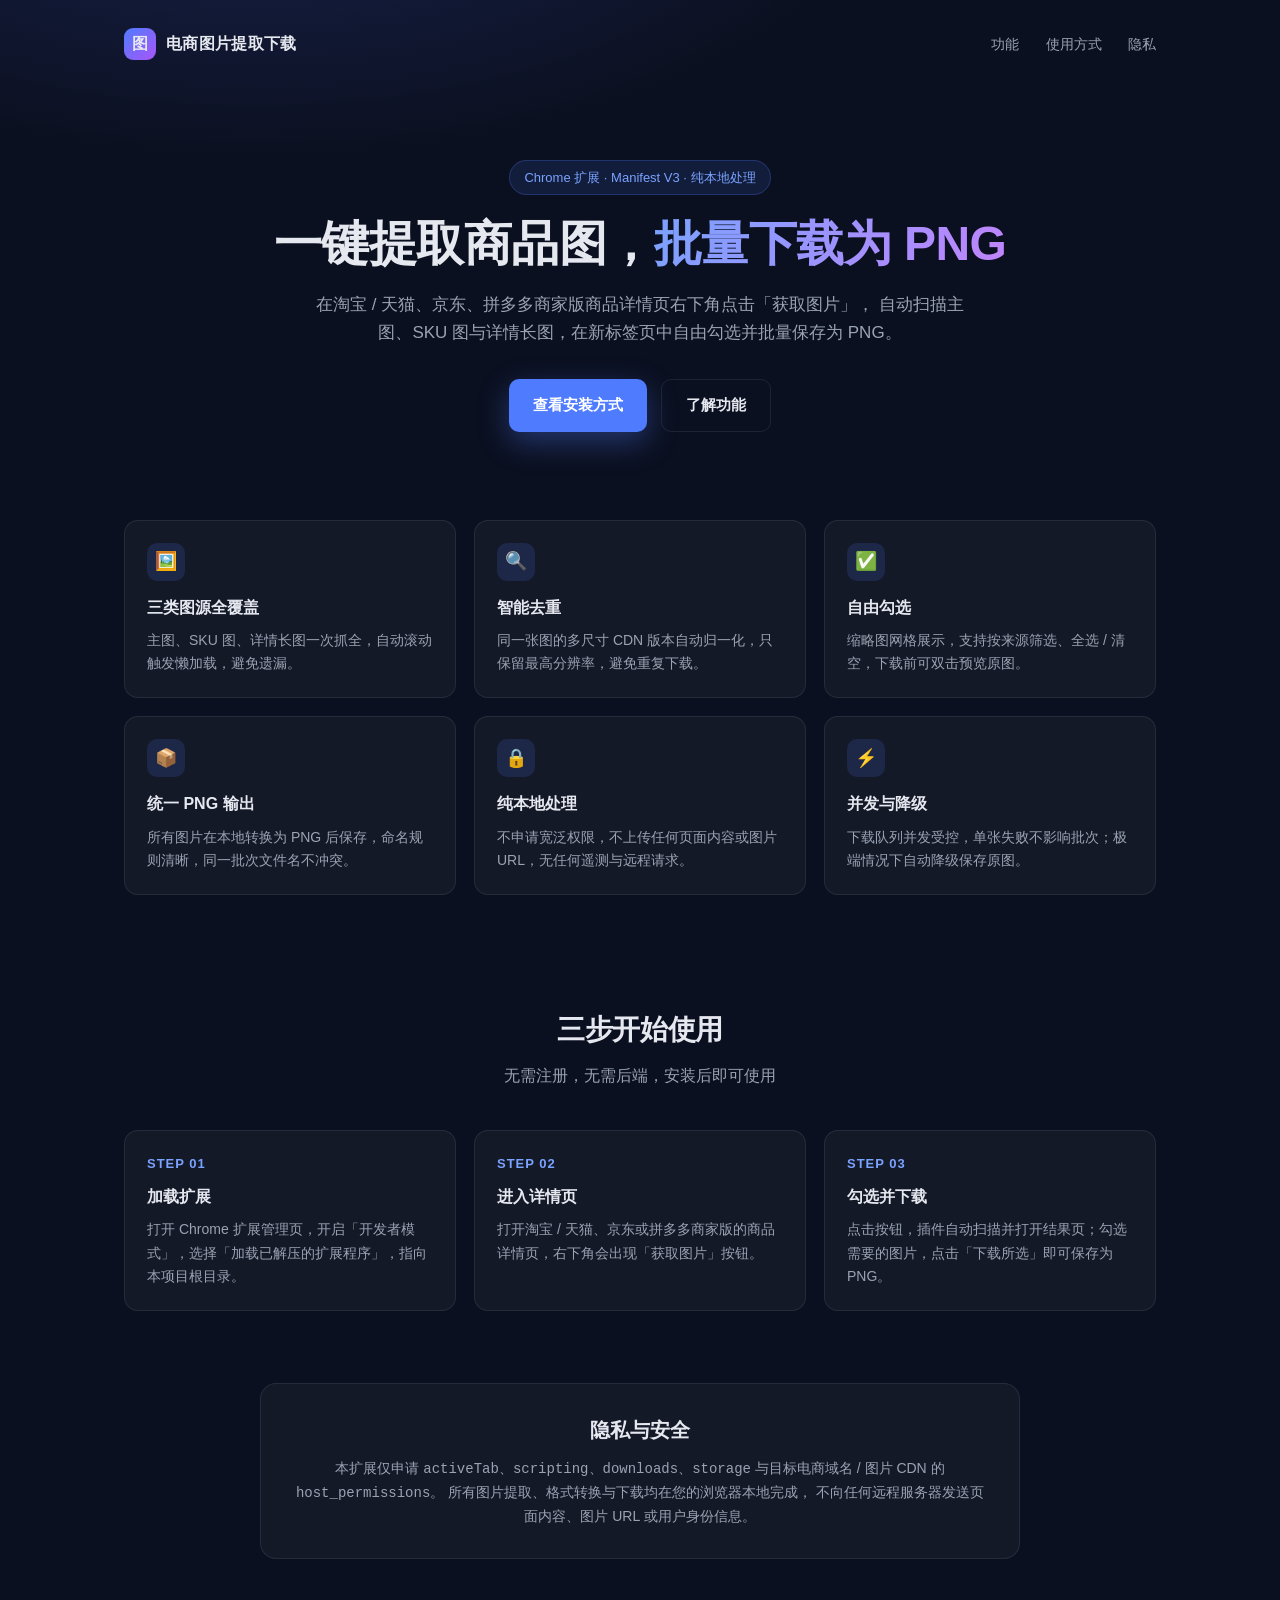
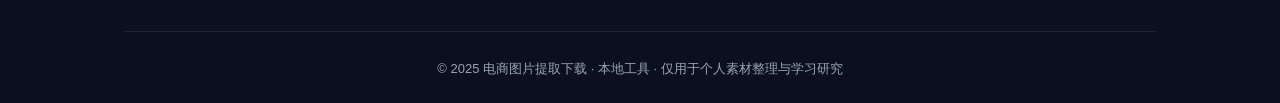
<file: website/index.html>
<!DOCTYPE html>
<html lang="zh-CN">
<head>
  <meta charset="UTF-8" />
  <meta name="viewport" content="width=device-width, initial-scale=1" />
  <title>电商图片提取下载 · 一键抓取淘宝/京东/拼多多商品图</title>
  <style>
    * { box-sizing: border-box; margin: 0; padding: 0; }
    :root {
      --bg: #0b1020;
      --fg: #e6e8f0;
      --muted: #9aa3b2;
      --card: rgba(255, 255, 255, 0.04);
      --border: rgba(255, 255, 255, 0.08);
      --primary: #4f7cff;
      --primary-2: #7aa2ff;
    }
    body {
      font-family: -apple-system, BlinkMacSystemFont, "PingFang SC", "Microsoft YaHei", "Segoe UI", sans-serif;
      background: radial-gradient(1200px 600px at 20% -10%, #1b2450 0%, var(--bg) 55%) no-repeat, var(--bg);
      color: var(--fg);
      line-height: 1.65;
      min-height: 100vh;
    }
    .container { max-width: 1080px; margin: 0 auto; padding: 0 24px; }

    header {
      padding: 28px 0;
      display: flex;
      align-items: center;
      justify-content: space-between;
    }
    .logo {
      display: flex; align-items: center; gap: 10px;
      font-weight: 700; letter-spacing: 0.3px;
    }
    .logo-mark {
      width: 32px; height: 32px; border-radius: 9px;
      background: linear-gradient(135deg, var(--primary), #a855f7);
      display: flex; align-items: center; justify-content: center;
      font-size: 16px; font-weight: 800;
    }
    nav a {
      color: var(--muted); text-decoration: none; margin-left: 22px; font-size: 14px;
      transition: color 0.15s ease;
    }
    nav a:hover { color: var(--fg); }

    .hero { padding: 72px 0 48px; text-align: center; }
    .badge {
      display: inline-block;
      font-size: 13px;
      color: var(--primary-2);
      background: rgba(79, 124, 255, 0.12);
      border: 1px solid rgba(79, 124, 255, 0.25);
      padding: 6px 14px;
      border-radius: 999px;
      margin-bottom: 20px;
    }
    .hero h1 {
      font-size: clamp(30px, 4.4vw, 48px);
      line-height: 1.2;
      letter-spacing: -0.5px;
      margin-bottom: 18px;
    }
    .hero h1 span {
      background: linear-gradient(120deg, var(--primary-2), #c084fc);
      -webkit-background-clip: text;
      background-clip: text;
      color: transparent;
    }
    .hero p {
      color: var(--muted);
      font-size: 17px;
      max-width: 680px;
      margin: 0 auto 32px;
    }
    .actions { display: flex; gap: 14px; justify-content: center; flex-wrap: wrap; }
    .btn {
      display: inline-flex; align-items: center; gap: 8px;
      padding: 13px 24px;
      border-radius: 10px;
      font-size: 15px; font-weight: 600;
      text-decoration: none;
      transition: transform 0.1s ease, background 0.15s ease;
      cursor: pointer;
      border: 0;
    }
    .btn:active { transform: translateY(1px); }
    .btn-primary {
      background: var(--primary); color: #fff;
      box-shadow: 0 10px 30px rgba(79, 124, 255, 0.35);
    }
    .btn-primary:hover { background: #3f6cf0; }
    .btn-ghost {
      background: transparent; color: var(--fg);
      border: 1px solid var(--border);
    }
    .btn-ghost:hover { background: var(--card); }

    .features {
      display: grid;
      grid-template-columns: repeat(auto-fit, minmax(260px, 1fr));
      gap: 18px;
      padding: 40px 0 72px;
    }
    .feature {
      background: var(--card);
      border: 1px solid var(--border);
      border-radius: 14px;
      padding: 22px;
    }
    .feature .icon {
      width: 38px; height: 38px; border-radius: 10px;
      background: rgba(79, 124, 255, 0.15);
      display: flex; align-items: center; justify-content: center;
      font-size: 18px; margin-bottom: 14px;
    }
    .feature h3 { font-size: 16px; margin-bottom: 8px; }
    .feature p { color: var(--muted); font-size: 14px; }

    .steps { padding: 40px 0 72px; }
    .section-title { text-align: center; margin-bottom: 40px; }
    .section-title h2 { font-size: 28px; margin-bottom: 10px; letter-spacing: -0.3px; }
    .section-title p { color: var(--muted); }

    .step-list {
      display: grid;
      grid-template-columns: repeat(auto-fit, minmax(230px, 1fr));
      gap: 18px;
    }
    .step {
      background: var(--card);
      border: 1px solid var(--border);
      border-radius: 14px;
      padding: 22px;
    }
    .step .num {
      font-size: 13px; font-weight: 700; color: var(--primary-2);
      letter-spacing: 1px; margin-bottom: 10px;
    }
    .step h3 { font-size: 16px; margin-bottom: 8px; }
    .step p { color: var(--muted); font-size: 14px; }

    .privacy {
      margin: 0 auto 72px;
      max-width: 760px;
      text-align: center;
      padding: 30px;
      border: 1px solid var(--border);
      border-radius: 16px;
      background: var(--card);
    }
    .privacy h2 { font-size: 20px; margin-bottom: 10px; }
    .privacy p { color: var(--muted); font-size: 14px; }

    footer {
      border-top: 1px solid var(--border);
      padding: 26px 0;
      color: var(--muted);
      font-size: 13px;
      text-align: center;
    }

    @media (max-width: 640px) {
      nav { display: none; }
      .hero { padding-top: 48px; }
    }
  </style>
</head>
<body>
  <div class="container">
    <header>
      <div class="logo">
        <div class="logo-mark">图</div>
        <span>电商图片提取下载</span>
      </div>
      <nav>
        <a href="#features">功能</a>
        <a href="#steps">使用方式</a>
        <a href="#privacy">隐私</a>
      </nav>
    </header>

    <section class="hero">
      <div class="badge">Chrome 扩展 · Manifest V3 · 纯本地处理</div>
      <h1>一键提取商品图，<span>批量下载为 PNG</span></h1>
      <p>
        在淘宝 / 天猫、京东、拼多多商家版商品详情页右下角点击「获取图片」，
        自动扫描主图、SKU 图与详情长图，在新标签页中自由勾选并批量保存为 PNG。
      </p>
      <div class="actions">
        <a class="btn btn-primary" href="#steps">查看安装方式</a>
        <a class="btn btn-ghost" href="#features">了解功能</a>
      </div>
    </section>

    <section id="features" class="features">
      <div class="feature">
        <div class="icon">🖼️</div>
        <h3>三类图源全覆盖</h3>
        <p>主图、SKU 图、详情长图一次抓全，自动滚动触发懒加载，避免遗漏。</p>
      </div>
      <div class="feature">
        <div class="icon">🔍</div>
        <h3>智能去重</h3>
        <p>同一张图的多尺寸 CDN 版本自动归一化，只保留最高分辨率，避免重复下载。</p>
      </div>
      <div class="feature">
        <div class="icon">✅</div>
        <h3>自由勾选</h3>
        <p>缩略图网格展示，支持按来源筛选、全选 / 清空，下载前可双击预览原图。</p>
      </div>
      <div class="feature">
        <div class="icon">📦</div>
        <h3>统一 PNG 输出</h3>
        <p>所有图片在本地转换为 PNG 后保存，命名规则清晰，同一批次文件名不冲突。</p>
      </div>
      <div class="feature">
        <div class="icon">🔒</div>
        <h3>纯本地处理</h3>
        <p>不申请宽泛权限，不上传任何页面内容或图片 URL，无任何遥测与远程请求。</p>
      </div>
      <div class="feature">
        <div class="icon">⚡</div>
        <h3>并发与降级</h3>
        <p>下载队列并发受控，单张失败不影响批次；极端情况下自动降级保存原图。</p>
      </div>
    </section>

    <section id="steps" class="steps">
      <div class="section-title">
        <h2>三步开始使用</h2>
        <p>无需注册，无需后端，安装后即可使用</p>
      </div>
      <div class="step-list">
        <div class="step">
          <div class="num">STEP 01</div>
          <h3>加载扩展</h3>
          <p>打开 Chrome 扩展管理页，开启「开发者模式」，选择「加载已解压的扩展程序」，指向本项目根目录。</p>
        </div>
        <div class="step">
          <div class="num">STEP 02</div>
          <h3>进入详情页</h3>
          <p>打开淘宝 / 天猫、京东或拼多多商家版的商品详情页，右下角会出现「获取图片」按钮。</p>
        </div>
        <div class="step">
          <div class="num">STEP 03</div>
          <h3>勾选并下载</h3>
          <p>点击按钮，插件自动扫描并打开结果页；勾选需要的图片，点击「下载所选」即可保存为 PNG。</p>
        </div>
      </div>
    </section>

    <section id="privacy" class="privacy">
      <h2>隐私与安全</h2>
      <p>
        本扩展仅申请 <code>activeTab</code>、<code>scripting</code>、<code>downloads</code>、<code>storage</code>
        与目标电商域名 / 图片 CDN 的 <code>host_permissions</code>。
        所有图片提取、格式转换与下载均在您的浏览器本地完成，
        不向任何远程服务器发送页面内容、图片 URL 或用户身份信息。
      </p>
    </section>

    <footer>
      © 2025 电商图片提取下载 · 本地工具 · 仅用于个人素材整理与学习研究
    </footer>
  </div>
</body>
</html>
</file>
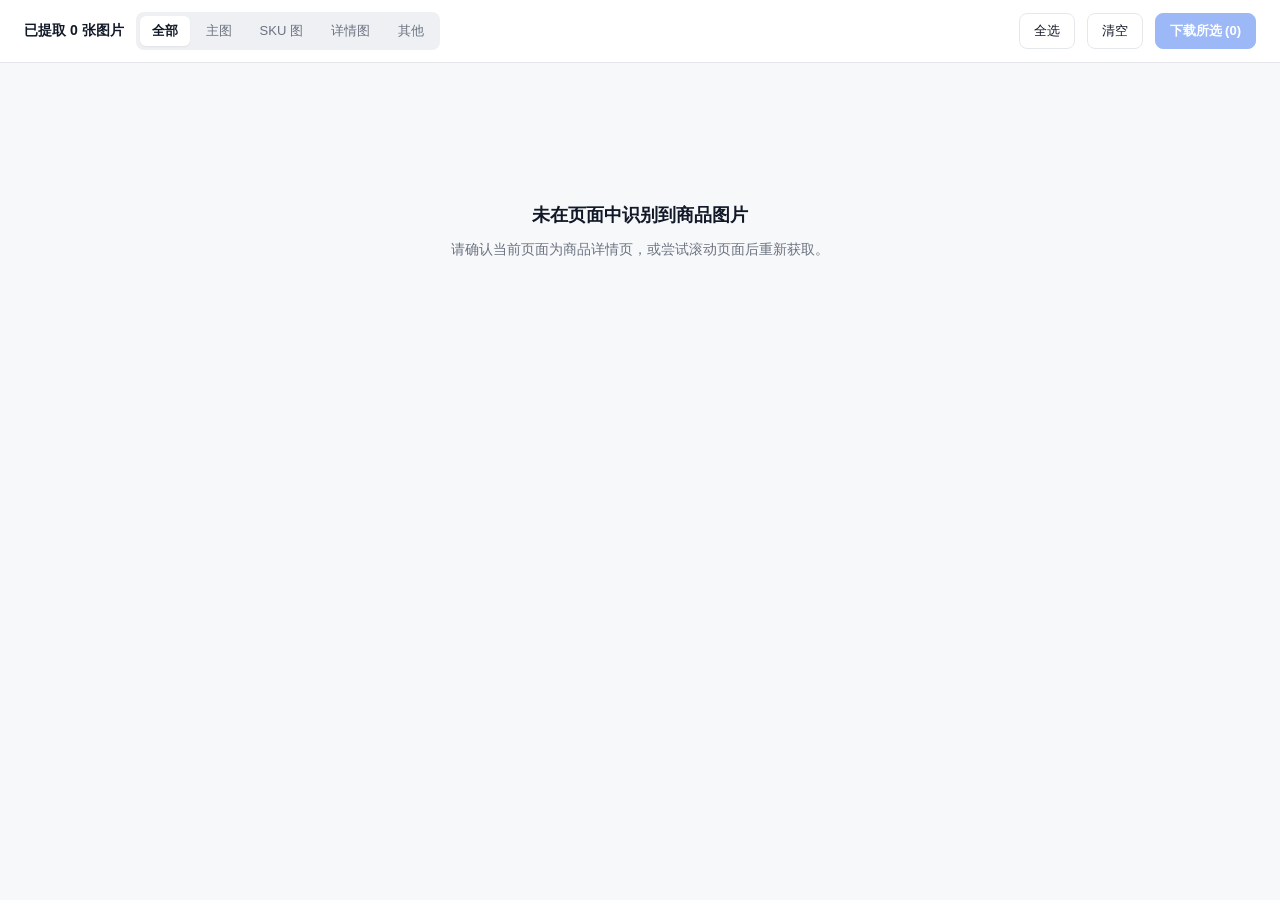
<file: extension/gallery.html>
<!DOCTYPE html>
<html lang="zh-CN">
<head>
  <meta charset="UTF-8" />
  <meta name="viewport" content="width=device-width, initial-scale=1" />
  <title>已提取的图片 · 电商图片提取下载</title>
  <link rel="stylesheet" href="gallery.css" />
</head>
<body>
  <header class="toolbar">
    <div class="toolbar-left">
      <span id="summary" class="summary">加载中…</span>
      <div class="filters" id="filters">
        <button data-filter="all" class="active">全部</button>
        <button data-filter="main">主图</button>
        <button data-filter="sku">SKU 图</button>
        <button data-filter="detail">详情图</button>
        <button data-filter="background">其他</button>
      </div>
    </div>
    <div class="toolbar-right">
      <button id="selectAll" class="ghost">全选</button>
      <button id="clearAll" class="ghost">清空</button>
      <button id="downloadBtn" class="primary" disabled>下载所选 (0)</button>
    </div>
  </header>

  <div class="progress" id="progress" hidden>
    <div class="progress-bar"><div class="progress-fill" id="progressFill"></div></div>
    <span class="progress-text" id="progressText"></span>
  </div>

  <main class="grid" id="grid"></main>

  <section class="empty" id="empty" hidden>
    <h2>未在页面中识别到商品图片</h2>
    <p>请确认当前页面为商品详情页，或尝试滚动页面后重新获取。</p>
  </section>

  <div class="lightbox" id="lightbox" hidden>
    <button class="lb-close" aria-label="关闭">×</button>
    <button class="lb-prev" aria-label="上一张">‹</button>
    <img id="lbImg" alt="" />
    <button class="lb-next" aria-label="下一张">›</button>
  </div>

  <script src="gallery.js"></script>
</body>
</html>
</file>
<file: extension/gallery.css>
* { box-sizing: border-box; }

/* 全局修复：确保 hidden 属性永远生效，防止被 flex/grid 覆盖 */
[hidden] {
  display: none !important;
}

:root {
  --bg: #f7f8fa;
  --card: #ffffff;
  --text: #111827;
  --muted: #6b7280;
  --border: #e5e7eb;
  --primary: #2563eb;
  --primary-dark: #1d4ed8;
  --success: #059669;
  --danger: #dc2626;
  --radius: 10px;
}

html, body {
  margin: 0;
  padding: 0;
  background: var(--bg);
  color: var(--text);
  font-family: -apple-system, BlinkMacSystemFont, "PingFang SC", "Microsoft YaHei", "Segoe UI", sans-serif;
  font-size: 14px;
  -webkit-font-smoothing: antialiased;
}

/* ---------- 顶部工具栏 ---------- */
.toolbar {
  position: sticky;
  top: 0;
  z-index: 10;
  display: flex;
  align-items: center;
  justify-content: space-between;
  gap: 16px;
  padding: 12px 24px;
  background: rgba(255, 255, 255, 0.92);
  backdrop-filter: saturate(180%) blur(8px);
  border-bottom: 1px solid var(--border);
  flex-wrap: wrap;
}

.toolbar-left,
.toolbar-right {
  display: flex;
  align-items: center;
  gap: 12px;
  flex-wrap: wrap;
}

.summary {
  font-weight: 600;
  color: var(--text);
  white-space: nowrap;
}

.filters {
  display: flex;
  gap: 4px;
  background: #eef0f4;
  padding: 4px;
  border-radius: 8px;
}

.filters button {
  border: 0;
  background: transparent;
  padding: 6px 12px;
  border-radius: 6px;
  font-size: 13px;
  color: var(--muted);
  cursor: pointer;
  transition: background 0.15s ease, color 0.15s ease;
}

.filters button:hover { color: var(--text); }

.filters button.active {
  background: #ffffff;
  color: var(--text);
  font-weight: 600;
  box-shadow: 0 1px 2px rgba(0, 0, 0, 0.06);
}

button.ghost,
button.primary {
  border: 1px solid var(--border);
  background: #ffffff;
  color: var(--text);
  padding: 8px 14px;
  border-radius: 8px;
  font-size: 13px;
  cursor: pointer;
  transition: background 0.15s ease, border-color 0.15s ease, opacity 0.15s ease;
}

button.ghost:hover { background: #f3f4f6; }

button.primary {
  background: var(--primary);
  border-color: var(--primary);
  color: #ffffff;
  font-weight: 600;
}

button.primary:hover:not(:disabled) { background: var(--primary-dark); }
button.primary:disabled { opacity: 0.45; cursor: not-allowed; }

/* ---------- 进度条 ---------- */
.progress {
  display: flex;
  align-items: center;
  gap: 12px;
  padding: 10px 24px;
  background: #ffffff;
  border-bottom: 1px solid var(--border);
}

.progress-bar {
  flex: 1;
  height: 6px;
  background: #eef0f4;
  border-radius: 999px;
  overflow: hidden;
}

.progress-fill {
  height: 100%;
  width: 0%;
  background: var(--primary);
  transition: width 0.2s ease;
}

.progress-text {
  font-size: 13px;
  color: var(--muted);
  white-space: nowrap;
}

/* ---------- 图片网格 ---------- */
.grid {
  display: grid;
  grid-template-columns: repeat(auto-fill, minmax(200px, 1fr));
  gap: 16px;
  padding: 20px 24px 40px;
}

.card {
  position: relative;
  background: var(--card);
  border: 1px solid var(--border);
  border-radius: var(--radius);
  overflow: hidden;
  cursor: pointer;
  transition: border-color 0.15s ease, box-shadow 0.15s ease, transform 0.1s ease;
}

.card:hover {
  border-color: #c7d2fe;
  box-shadow: 0 4px 14px rgba(37, 99, 235, 0.08);
}

.card.selected {
  border-color: var(--primary);
  box-shadow: 0 0 0 2px rgba(37, 99, 235, 0.18);
}

.card .thumb {
  width: 100%;
  aspect-ratio: 1 / 1;
  background: #f3f4f6;
  display: flex;
  align-items: center;
  justify-content: center;
  overflow: hidden;
}

.card .thumb img {
  width: 100%;
  height: 100%;
  object-fit: contain;
  display: block;
}

.card .meta {
  display: flex;
  align-items: center;
  justify-content: space-between;
  padding: 8px 10px;
  font-size: 12px;
  color: var(--muted);
}

.src-tag {
  background: #eef2ff;
  color: #4338ca;
  padding: 2px 8px;
  border-radius: 999px;
  font-size: 11px;
  font-weight: 600;
}

.card .check {
  position: absolute;
  top: 8px;
  right: 8px;
  width: 22px;
  height: 22px;
  border-radius: 50%;
  background: rgba(255, 255, 255, 0.9);
  border: 1px solid var(--border);
  color: transparent;
  font-size: 13px;
  line-height: 20px;
  text-align: center;
  font-weight: 700;
  transition: background 0.15s ease, color 0.15s ease, border-color 0.15s ease;
}

.card.selected .check {
  background: var(--primary);
  border-color: var(--primary);
  color: #ffffff;
}

/* ---------- 空状态 ---------- */
.empty {
  margin: 80px auto;
  max-width: 520px;
  text-align: center;
  color: var(--muted);
}

.empty h2 {
  color: var(--text);
  font-size: 18px;
  margin-bottom: 8px;
}

/* ---------- 灯箱 ---------- */
.lightbox {
  position: fixed;
  inset: 0;
  background: rgba(17, 24, 39, 0.92);
  display: flex;
  align-items: center;
  justify-content: center;
  z-index: 100;
}

.lightbox img {
  max-width: 88vw;
  max-height: 86vh;
  object-fit: contain;
  border-radius: 8px;
  background: #ffffff;
  box-shadow: 0 10px 40px rgba(0,0,0,0.5);
}

.lightbox button {
  position: absolute;
  background: rgba(255, 255, 255, 0.12);
  border: 0;
  color: #ffffff;
  font-size: 24px;
  width: 36px;
  height: 36px;
  border-radius: 50%;
  cursor: pointer;
  line-height: 1;
  transition: background 0.15s ease;
}

.lightbox button:hover { background: rgba(255, 255, 255, 0.24); }

.lb-close { top: 20px; right: 20px; }
.lb-prev { left: 20px; top: 50%; transform: translateY(-50%); }
.lb-next { right: 20px; top: 50%; transform: translateY(-50%); }
</file>
